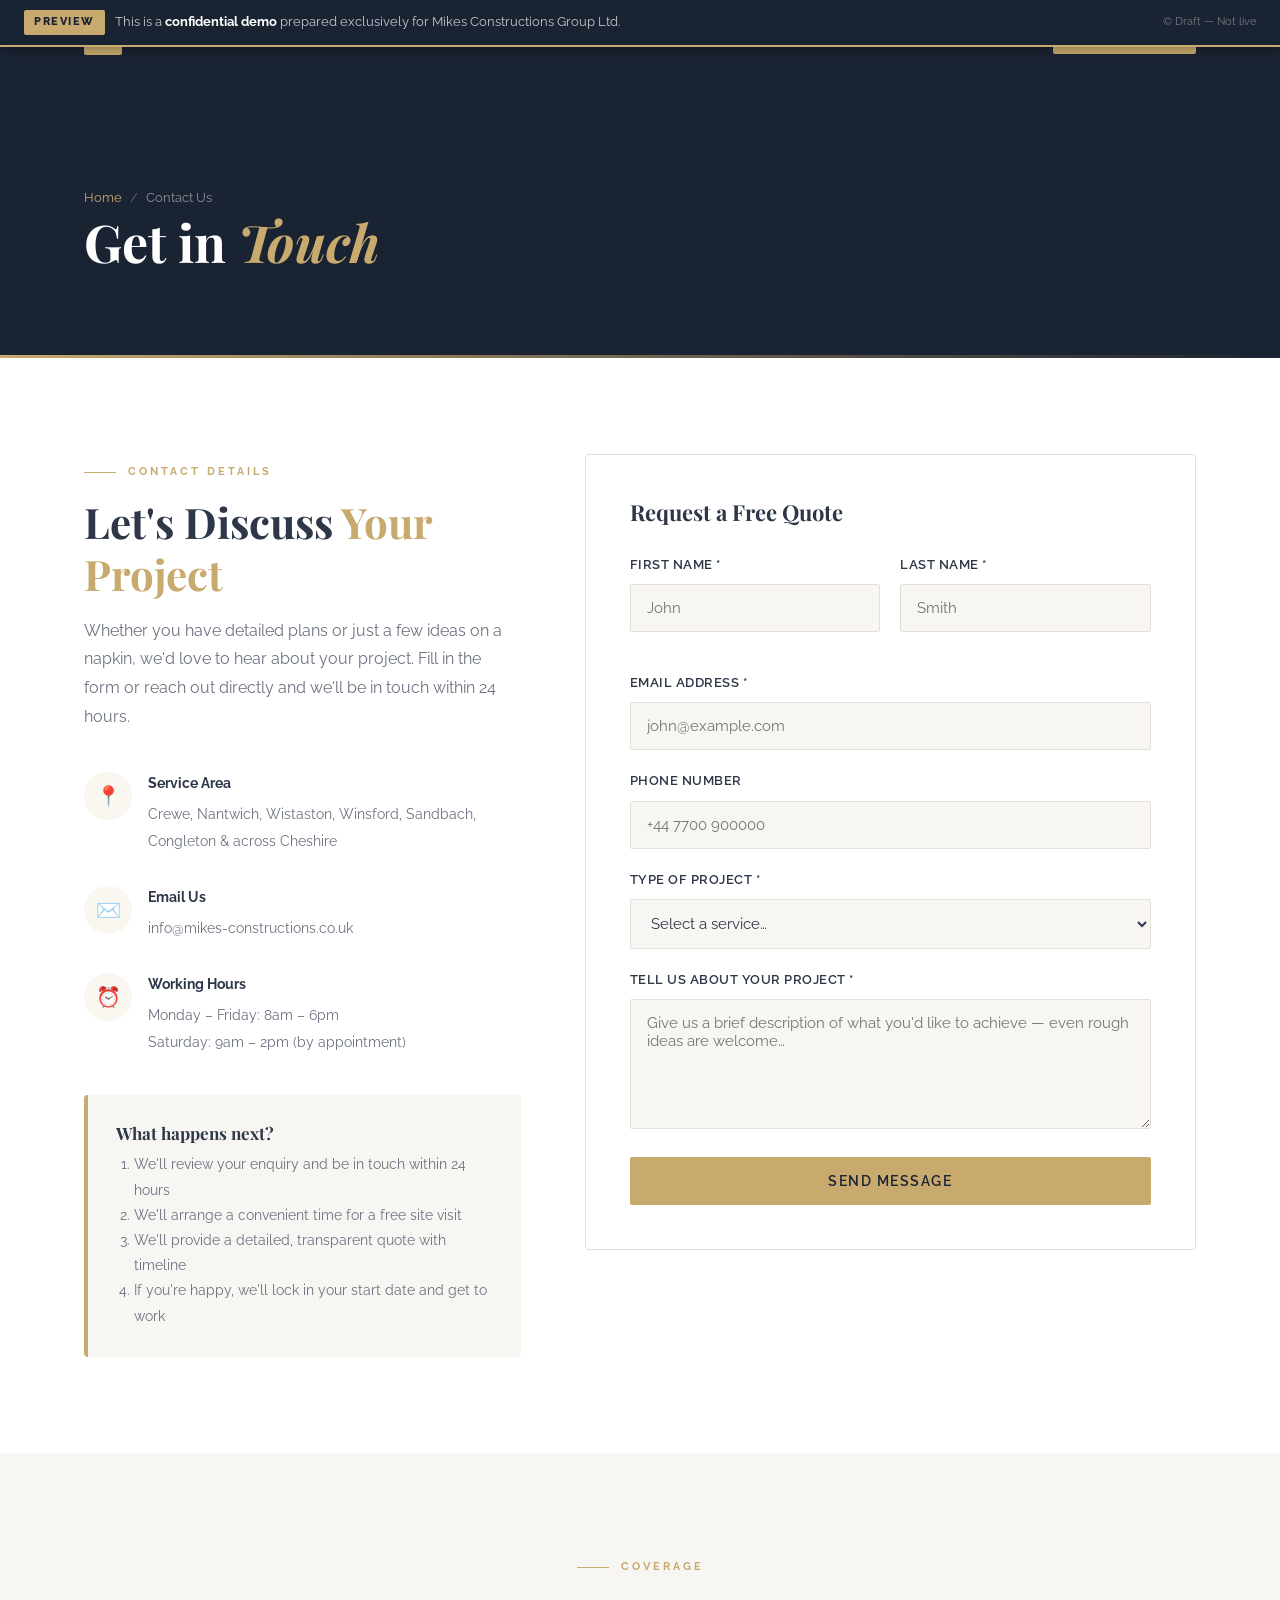
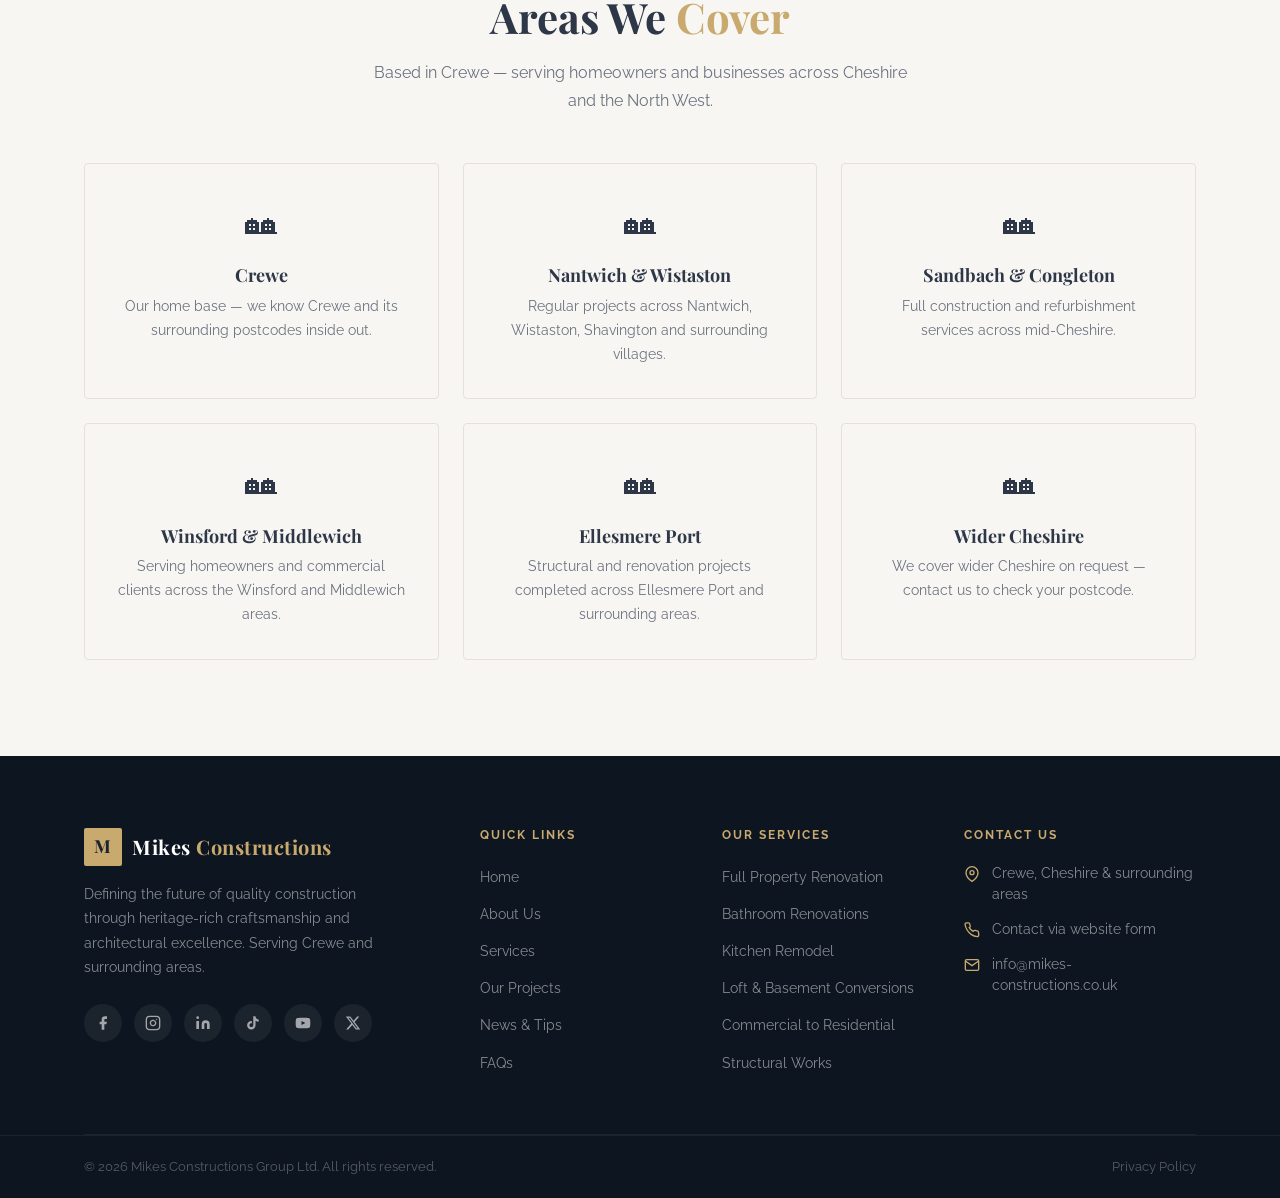
<file: contact.html>
<!DOCTYPE html>
<html lang="en">
<head>
  <meta charset="UTF-8" />
  <meta name="viewport" content="width=device-width, initial-scale=1.0" />
  <title>Contact Us | Mikes Constructions Group Ltd</title>
  <meta name="description" content="Get in touch with Mikes Constructions Group Ltd for a free, no-obligation quote. Based in Crewe, serving Cheshire and the North West." />
  <link rel="stylesheet" href="css/style.css" />
</head>
<body>
  <div id="nav-placeholder"></div>

  <section class="page-hero">
    <div class="container">
      <div class="breadcrumb"><a href="index.html">Home</a><span>/</span>Contact Us</div>
      <h1>Get in <em style="color:var(--accent)">Touch</em></h1>
    </div>
  </section>

  <section class="section">
    <div class="container">
      <div class="contact-grid">

        <!-- Info -->
        <div data-reveal>
          <div class="section-label">Contact Details</div>
          <h2 class="section-title" style="margin-bottom:16px">Let's Discuss <em>Your Project</em></h2>
          <p style="color:var(--grey);line-height:1.8;margin-bottom:40px">Whether you have detailed plans or just a few ideas on a napkin, we'd love to hear about your project. Fill in the form or reach out directly and we'll be in touch within 24 hours.</p>

          <div class="contact-info-item">
            <div class="contact-icon">📍</div>
            <div>
              <strong>Service Area</strong>
              <span>Crewe, Nantwich, Wistaston, Winsford, Sandbach,<br>Congleton &amp; across Cheshire</span>
            </div>
          </div>

          <div class="contact-info-item">
            <div class="contact-icon">✉️</div>
            <div>
              <strong>Email Us</strong>
              <span>info@mikes-constructions.co.uk</span>
            </div>
          </div>

          <div class="contact-info-item">
            <div class="contact-icon">⏰</div>
            <div>
              <strong>Working Hours</strong>
              <span>Monday – Friday: 8am – 6pm<br>Saturday: 9am – 2pm (by appointment)</span>
            </div>
          </div>

          <div style="margin-top:40px;padding:28px;background:var(--light);border-radius:4px;border-left:4px solid var(--accent)">
            <h3 style="font-size:17px;margin-bottom:8px">What happens next?</h3>
            <ol style="color:var(--grey);font-size:14px;line-height:1.8;padding-left:18px">
              <li>We'll review your enquiry and be in touch within 24 hours</li>
              <li>We'll arrange a convenient time for a free site visit</li>
              <li>We'll provide a detailed, transparent quote with timeline</li>
              <li>If you're happy, we'll lock in your start date and get to work</li>
            </ol>
          </div>
        </div>

        <!-- Form -->
        <div data-reveal data-reveal-delay="2">
          <div class="contact-form">
            <h3 style="font-size:22px;margin-bottom:28px">Request a Free Quote</h3>
            <form id="contact-form">
              <div class="form-row">
                <div class="form-group">
                  <label>First Name *</label>
                  <input type="text" placeholder="John" required />
                </div>
                <div class="form-group">
                  <label>Last Name *</label>
                  <input type="text" placeholder="Smith" required />
                </div>
              </div>
              <div class="form-group">
                <label>Email Address *</label>
                <input type="email" placeholder="john@example.com" required />
              </div>
              <div class="form-group">
                <label>Phone Number</label>
                <input type="tel" placeholder="+44 7700 900000" />
              </div>
              <div class="form-group">
                <label>Type of Project *</label>
                <select required>
                  <option value="">Select a service…</option>
                  <option>Full Property Renovation</option>
                  <option>Bathroom Renovation</option>
                  <option>Kitchen Remodel</option>
                  <option>Loft Conversion</option>
                  <option>Basement Conversion</option>
                  <option>Commercial to Residential Conversion</option>
                  <option>Structural Works</option>
                  <option>Other</option>
                </select>
              </div>
              <div class="form-group">
                <label>Tell Us About Your Project *</label>
                <textarea placeholder="Give us a brief description of what you'd like to achieve — even rough ideas are welcome…" required></textarea>
              </div>
              <button type="submit" class="btn btn-primary form-submit">Send Message</button>
              <div id="form-success" class="form-success">
                ✓ Thank you! We'll be in touch within 24 hours.
              </div>
            </form>
          </div>
        </div>

      </div>
    </div>
  </section>

  <!-- Locations covered -->
  <section class="section section-light">
    <div class="container">
      <div style="text-align:center;max-width:560px;margin:0 auto 48px" data-reveal>
        <div class="section-label" style="justify-content:center">Coverage</div>
        <h2 class="section-title">Areas We <em>Cover</em></h2>
        <p class="section-sub" style="margin:0 auto">Based in Crewe — serving homeowners and businesses across Cheshire and the North West.</p>
      </div>
      <div class="locations-grid">
        <div class="location-card" data-reveal data-reveal-delay="1">
          <div class="location-icon">🏘</div>
          <h3>Crewe</h3>
          <p>Our home base — we know Crewe and its surrounding postcodes inside out.</p>
        </div>
        <div class="location-card" data-reveal data-reveal-delay="2">
          <div class="location-icon">🏘</div>
          <h3>Nantwich &amp; Wistaston</h3>
          <p>Regular projects across Nantwich, Wistaston, Shavington and surrounding villages.</p>
        </div>
        <div class="location-card" data-reveal data-reveal-delay="3">
          <div class="location-icon">🏘</div>
          <h3>Sandbach &amp; Congleton</h3>
          <p>Full construction and refurbishment services across mid-Cheshire.</p>
        </div>
        <div class="location-card" data-reveal data-reveal-delay="1">
          <div class="location-icon">🏘</div>
          <h3>Winsford &amp; Middlewich</h3>
          <p>Serving homeowners and commercial clients across the Winsford and Middlewich areas.</p>
        </div>
        <div class="location-card" data-reveal data-reveal-delay="2">
          <div class="location-icon">🏘</div>
          <h3>Ellesmere Port</h3>
          <p>Structural and renovation projects completed across Ellesmere Port and surrounding areas.</p>
        </div>
        <div class="location-card" data-reveal data-reveal-delay="3">
          <div class="location-icon">🏘</div>
          <h3>Wider Cheshire</h3>
          <p>We cover wider Cheshire on request — contact us to check your postcode.</p>
        </div>
      </div>
    </div>
  </section>

  <div id="footer-placeholder"></div>
  <script src="js/nav.js"></script>
  <script src="js/main.js"></script>
</body>
</html>
</file>
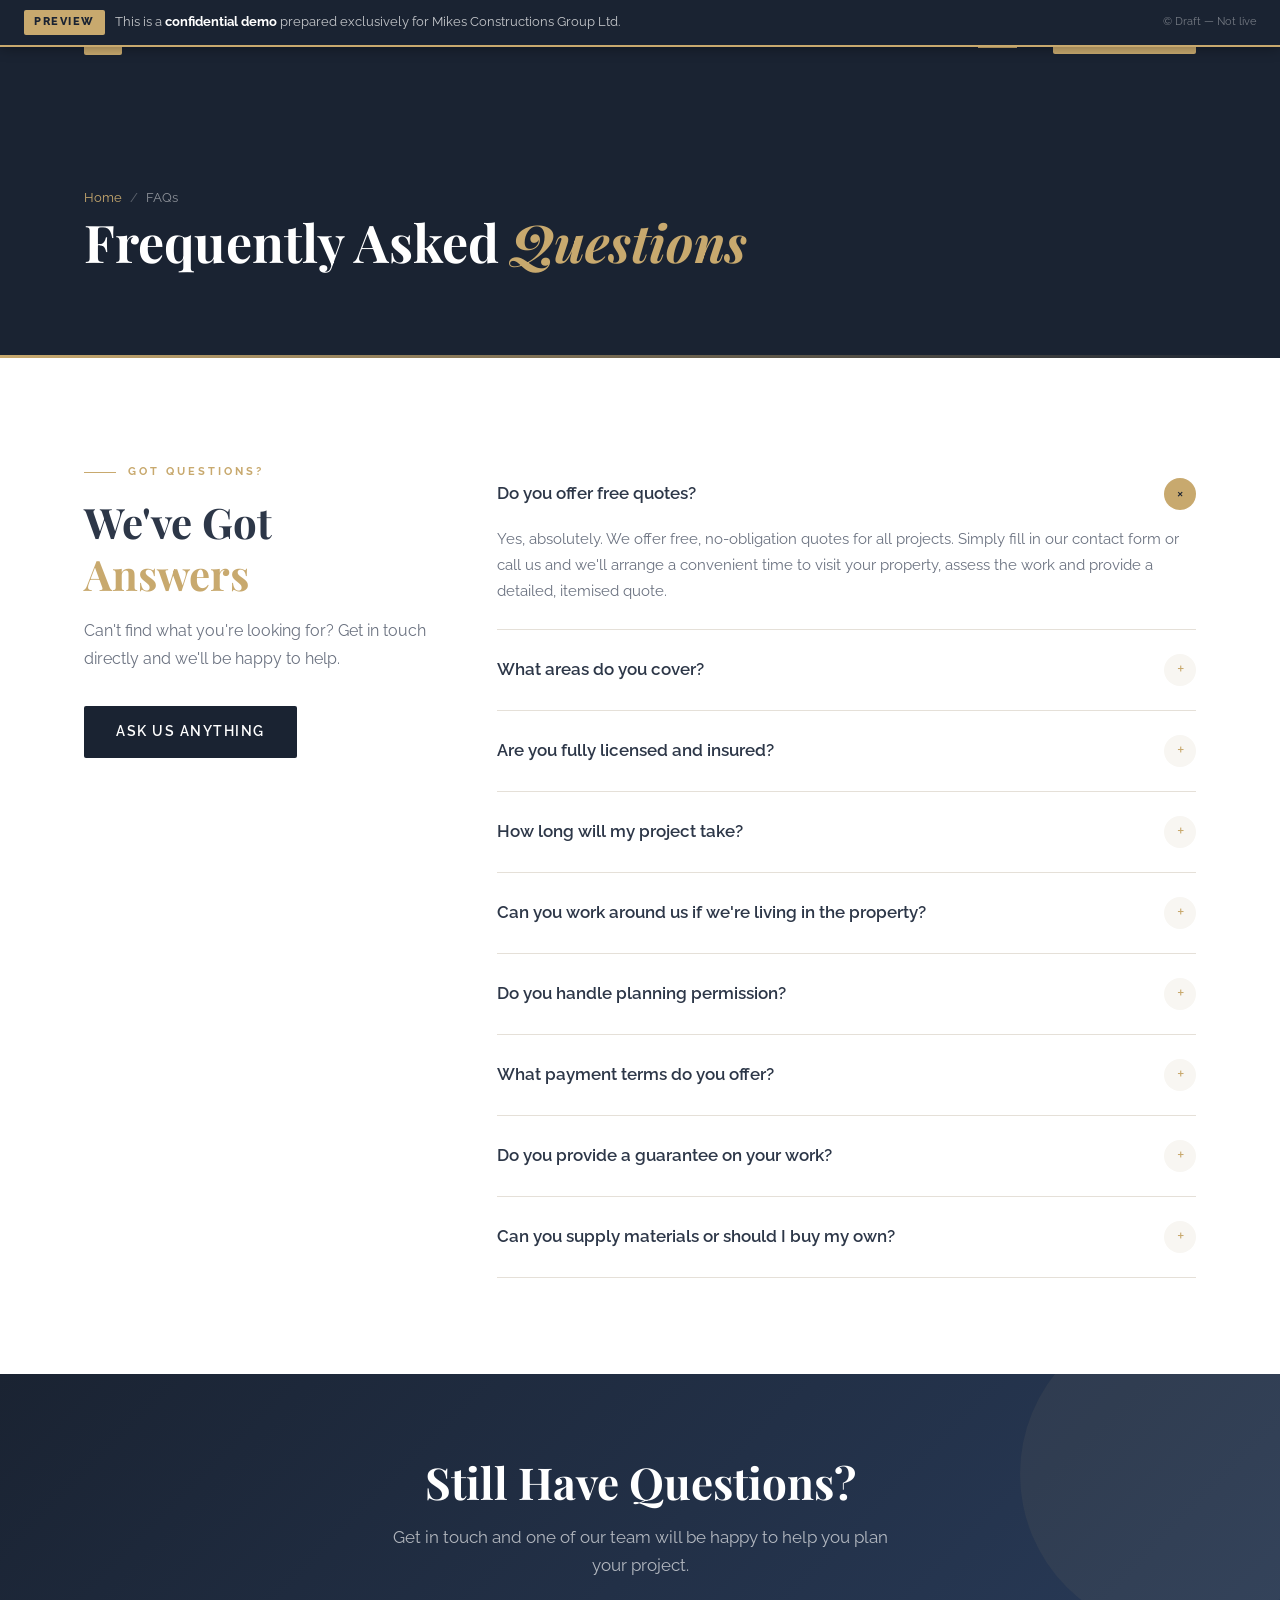
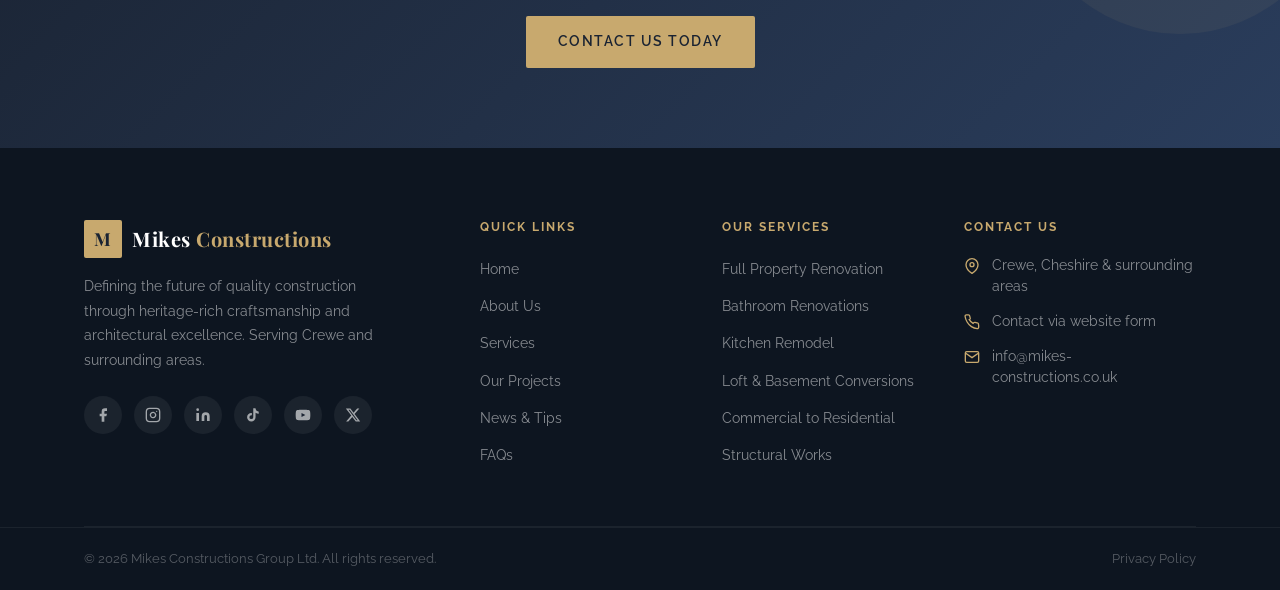
<file: faq.html>
<!DOCTYPE html>
<html lang="en">
<head>
  <meta charset="UTF-8" />
  <meta name="viewport" content="width=device-width, initial-scale=1.0" />
  <title>FAQs | Mikes Constructions Group Ltd</title>
  <meta name="description" content="Frequently asked questions about Mikes Constructions — quotes, timelines, services, licensing, and more." />
  <link rel="stylesheet" href="css/style.css" />
</head>
<body>
  <div id="nav-placeholder"></div>

  <section class="page-hero">
    <div class="container">
      <div class="breadcrumb"><a href="index.html">Home</a><span>/</span>FAQs</div>
      <h1>Frequently Asked <em style="color:var(--accent)">Questions</em></h1>
    </div>
  </section>

  <section class="section">
    <div class="container">
      <div style="display:grid;grid-template-columns:1fr 2fr;gap:64px;align-items:start">
        <div data-reveal>
          <div class="section-label">Got Questions?</div>
          <h2 class="section-title">We've Got <em>Answers</em></h2>
          <p style="color:var(--grey);line-height:1.8;margin-bottom:32px">Can't find what you're looking for? Get in touch directly and we'll be happy to help.</p>
          <a href="contact.html" class="btn btn-dark">Ask Us Anything</a>
        </div>
        <div class="faq-list" data-reveal data-reveal-delay="2">

          <div class="faq-item open">
            <div class="faq-question">
              <h3>Do you offer free quotes?</h3>
              <div class="faq-toggle">+</div>
            </div>
            <div class="faq-answer">
              <p>Yes, absolutely. We offer free, no-obligation quotes for all projects. Simply fill in our contact form or call us and we'll arrange a convenient time to visit your property, assess the work and provide a detailed, itemised quote.</p>
            </div>
          </div>

          <div class="faq-item">
            <div class="faq-question">
              <h3>What areas do you cover?</h3>
              <div class="faq-toggle">+</div>
            </div>
            <div class="faq-answer">
              <p>We are based in Crewe, Cheshire and serve the surrounding areas including Nantwich, Wistaston, Winsford, Sandbach, Congleton, and across Cheshire and the North West. Please get in touch if you're unsure whether we cover your area.</p>
            </div>
          </div>

          <div class="faq-item">
            <div class="faq-question">
              <h3>Are you fully licensed and insured?</h3>
              <div class="faq-toggle">+</div>
            </div>
            <div class="faq-answer">
              <p>Yes. Mikes Constructions Group Ltd is fully licensed, accredited by leading industry bodies, and carries full public liability insurance. You can have complete peace of mind that all work is carried out professionally and safely.</p>
            </div>
          </div>

          <div class="faq-item">
            <div class="faq-question">
              <h3>How long will my project take?</h3>
              <div class="faq-toggle">+</div>
            </div>
            <div class="faq-answer">
              <p>Timelines vary depending on the scope of work. A bathroom renovation typically takes 1–2 weeks, a kitchen remodel 2–3 weeks, and a full property renovation can take several months. We provide a clear timeline with every quote and keep you updated throughout the project.</p>
            </div>
          </div>

          <div class="faq-item">
            <div class="faq-question">
              <h3>Can you work around us if we're living in the property?</h3>
              <div class="faq-toggle">+</div>
            </div>
            <div class="faq-answer">
              <p>Absolutely. We are experienced in working around homeowners who are living on site. We respect your home, clean up each day, and minimise disruption as much as possible. We'll agree a working schedule with you that suits your routine.</p>
            </div>
          </div>

          <div class="faq-item">
            <div class="faq-question">
              <h3>Do you handle planning permission?</h3>
              <div class="faq-toggle">+</div>
            </div>
            <div class="faq-answer">
              <p>We can advise you on whether your project requires planning permission and assist with the process. For most bathroom and kitchen renovations, planning permission is not required. For extensions, loft conversions and structural changes, we will guide you through the requirements.</p>
            </div>
          </div>

          <div class="faq-item">
            <div class="faq-question">
              <h3>What payment terms do you offer?</h3>
              <div class="faq-toggle">+</div>
            </div>
            <div class="faq-answer">
              <p>We typically require a deposit to secure your start date, with staged payments throughout the project based on milestones. The full payment schedule is detailed in your written quote before any work begins. We never ask for full payment upfront.</p>
            </div>
          </div>

          <div class="faq-item">
            <div class="faq-question">
              <h3>Do you provide a guarantee on your work?</h3>
              <div class="faq-toggle">+</div>
            </div>
            <div class="faq-answer">
              <p>Yes. We stand behind the quality of our workmanship. We provide a written guarantee on our labour and work closely with you to ensure you're completely satisfied before the project is signed off. We also only use quality materials from trusted suppliers.</p>
            </div>
          </div>

          <div class="faq-item">
            <div class="faq-question">
              <h3>Can you supply materials or should I buy my own?</h3>
              <div class="faq-toggle">+</div>
            </div>
            <div class="faq-answer">
              <p>We can do both. We can source and supply all materials — often at trade prices — or we can work with materials you've already purchased. We'll discuss the best approach during the quoting stage based on your project and preferences.</p>
            </div>
          </div>

        </div>
      </div>
    </div>
  </section>

  <section class="cta-banner" data-reveal>
    <div class="container">
      <h2>Still Have Questions?</h2>
      <p>Get in touch and one of our team will be happy to help you plan your project.</p>
      <div class="cta-actions">
        <a href="contact.html" class="btn btn-primary">Contact Us Today</a>
      </div>
    </div>
  </section>

  <div id="footer-placeholder"></div>
  <script src="js/nav.js"></script>
  <script src="js/main.js"></script>
</body>
</html>
</file>
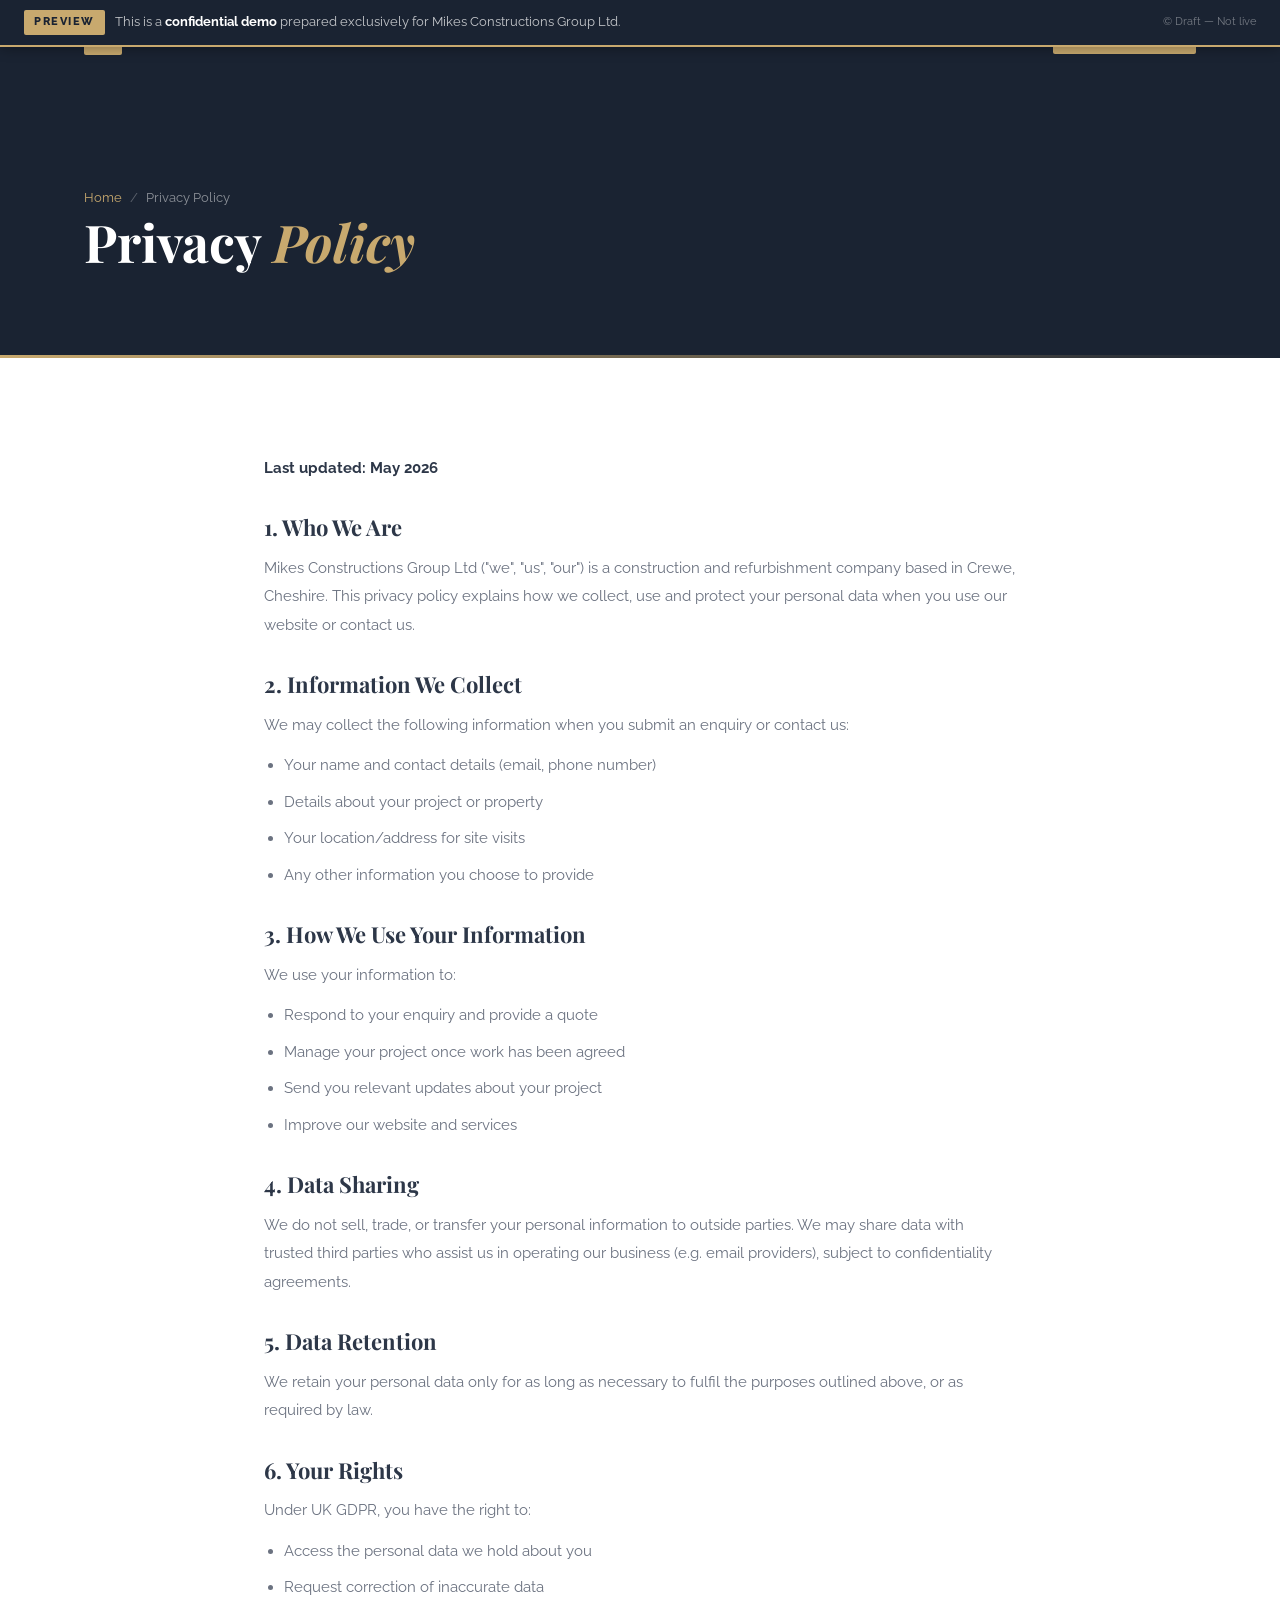
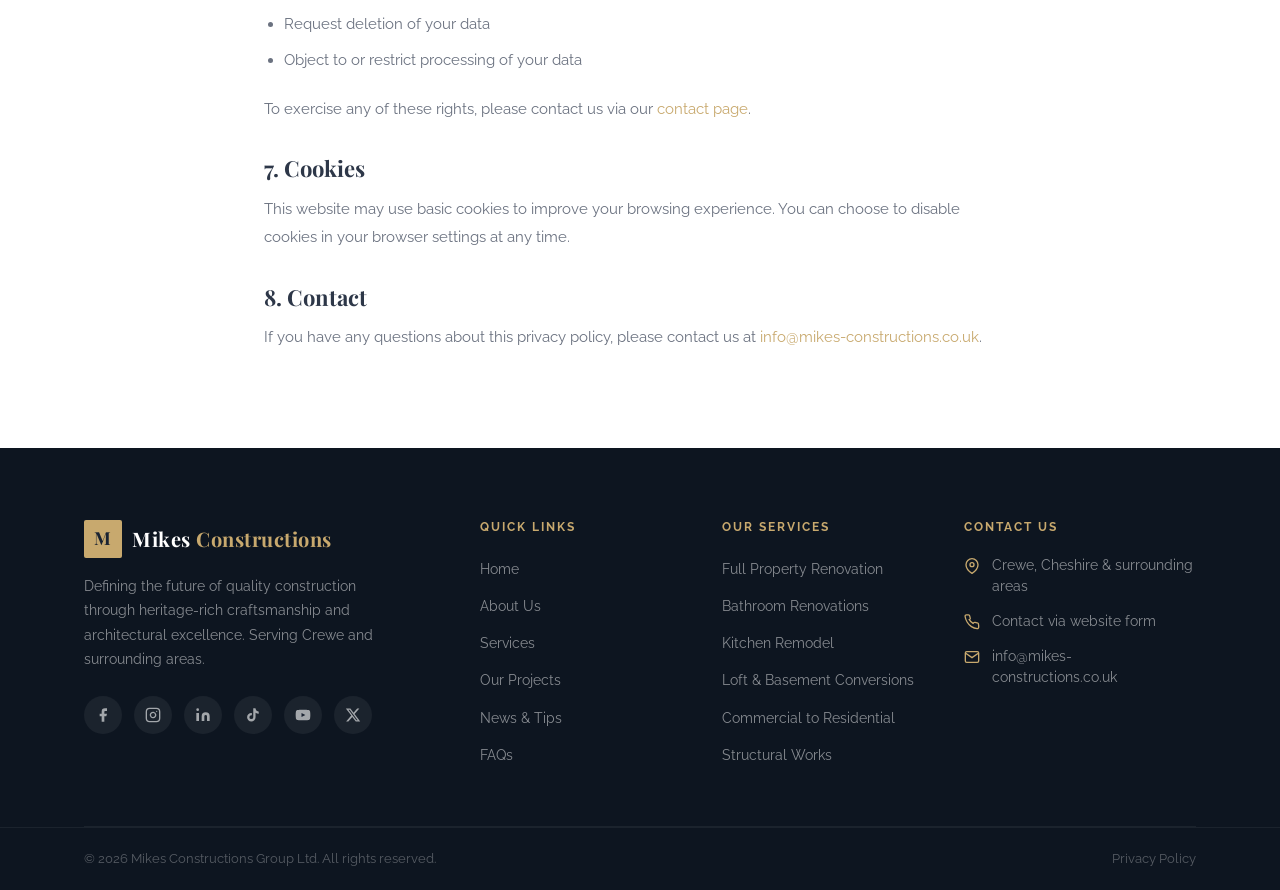
<file: privacy.html>
<!DOCTYPE html>
<html lang="en">
<head>
  <meta charset="UTF-8" />
  <meta name="viewport" content="width=device-width, initial-scale=1.0" />
  <title>Privacy Policy | Mikes Constructions Group Ltd</title>
  <meta name="description" content="Privacy policy for Mikes Constructions Group Ltd." />
  <link rel="stylesheet" href="css/style.css" />
</head>
<body>
  <div id="nav-placeholder"></div>

  <section class="page-hero">
    <div class="container">
      <div class="breadcrumb"><a href="index.html">Home</a><span>/</span>Privacy Policy</div>
      <h1>Privacy <em style="color:var(--accent)">Policy</em></h1>
    </div>
  </section>

  <section class="section">
    <div class="container" style="max-width:800px;margin:0 auto">
      <div data-reveal style="color:var(--grey);line-height:1.9;font-size:15px">
        <p style="margin-bottom:24px"><strong style="color:var(--text)">Last updated: May 2026</strong></p>

        <h2 style="font-size:22px;color:var(--text);margin:32px 0 12px">1. Who We Are</h2>
        <p style="margin-bottom:20px">Mikes Constructions Group Ltd ("we", "us", "our") is a construction and refurbishment company based in Crewe, Cheshire. This privacy policy explains how we collect, use and protect your personal data when you use our website or contact us.</p>

        <h2 style="font-size:22px;color:var(--text);margin:32px 0 12px">2. Information We Collect</h2>
        <p style="margin-bottom:12px">We may collect the following information when you submit an enquiry or contact us:</p>
        <ul style="padding-left:20px;margin-bottom:20px">
          <li style="margin-bottom:8px">Your name and contact details (email, phone number)</li>
          <li style="margin-bottom:8px">Details about your project or property</li>
          <li style="margin-bottom:8px">Your location/address for site visits</li>
          <li style="margin-bottom:8px">Any other information you choose to provide</li>
        </ul>

        <h2 style="font-size:22px;color:var(--text);margin:32px 0 12px">3. How We Use Your Information</h2>
        <p style="margin-bottom:12px">We use your information to:</p>
        <ul style="padding-left:20px;margin-bottom:20px">
          <li style="margin-bottom:8px">Respond to your enquiry and provide a quote</li>
          <li style="margin-bottom:8px">Manage your project once work has been agreed</li>
          <li style="margin-bottom:8px">Send you relevant updates about your project</li>
          <li style="margin-bottom:8px">Improve our website and services</li>
        </ul>

        <h2 style="font-size:22px;color:var(--text);margin:32px 0 12px">4. Data Sharing</h2>
        <p style="margin-bottom:20px">We do not sell, trade, or transfer your personal information to outside parties. We may share data with trusted third parties who assist us in operating our business (e.g. email providers), subject to confidentiality agreements.</p>

        <h2 style="font-size:22px;color:var(--text);margin:32px 0 12px">5. Data Retention</h2>
        <p style="margin-bottom:20px">We retain your personal data only for as long as necessary to fulfil the purposes outlined above, or as required by law.</p>

        <h2 style="font-size:22px;color:var(--text);margin:32px 0 12px">6. Your Rights</h2>
        <p style="margin-bottom:12px">Under UK GDPR, you have the right to:</p>
        <ul style="padding-left:20px;margin-bottom:20px">
          <li style="margin-bottom:8px">Access the personal data we hold about you</li>
          <li style="margin-bottom:8px">Request correction of inaccurate data</li>
          <li style="margin-bottom:8px">Request deletion of your data</li>
          <li style="margin-bottom:8px">Object to or restrict processing of your data</li>
        </ul>
        <p style="margin-bottom:20px">To exercise any of these rights, please contact us via our <a href="contact.html" style="color:var(--accent)">contact page</a>.</p>

        <h2 style="font-size:22px;color:var(--text);margin:32px 0 12px">7. Cookies</h2>
        <p style="margin-bottom:20px">This website may use basic cookies to improve your browsing experience. You can choose to disable cookies in your browser settings at any time.</p>

        <h2 style="font-size:22px;color:var(--text);margin:32px 0 12px">8. Contact</h2>
        <p>If you have any questions about this privacy policy, please contact us at <a href="mailto:info@mikes-constructions.co.uk" style="color:var(--accent)">info@mikes-constructions.co.uk</a>.</p>
      </div>
    </div>
  </section>

  <div id="footer-placeholder"></div>
  <script src="js/nav.js"></script>
  <script src="js/main.js"></script>
</body>
</html>
</file>
<file: css/style.css>
/* =============================================
   MIKES CONSTRUCTIONS GROUP LTD
   Main Stylesheet
   ============================================= */

@import url('https://fonts.googleapis.com/css2?family=Playfair+Display:wght@400;600;700&family=Raleway:wght@300;400;500;600&display=swap');

:root {
  --primary: #1a2332;
  --accent: #c8a96e;
  --accent-dark: #a8893e;
  --white: #ffffff;
  --light: #f8f6f2;
  --grey: #6b7280;
  --border: #e5e0d8;
  --text: #2d3748;
  --hero-overlay: rgba(15, 23, 36, 0.62);
}

*, *::before, *::after { box-sizing: border-box; margin: 0; padding: 0; }

html { scroll-behavior: smooth; }

body {
  font-family: 'Raleway', sans-serif;
  color: var(--text);
  background: var(--white);
  font-size: 16px;
  line-height: 1.7;
}

h1, h2, h3, h4 {
  font-family: 'Playfair Display', serif;
  line-height: 1.25;
}

img { max-width: 100%; height: auto; display: block; }

a { text-decoration: none; color: inherit; }

.container {
  max-width: 1160px;
  margin: 0 auto;
  padding: 0 24px;
}

/* ── BUTTONS ── */
.btn {
  display: inline-block;
  padding: 14px 32px;
  font-family: 'Raleway', sans-serif;
  font-weight: 600;
  font-size: 14px;
  letter-spacing: 1.5px;
  text-transform: uppercase;
  border-radius: 2px;
  transition: all 0.3s ease;
  cursor: pointer;
  border: none;
}

.btn-primary {
  background: var(--accent);
  color: var(--primary);
}
.btn-primary:hover { background: var(--accent-dark); transform: translateY(-1px); }

.btn-outline {
  background: transparent;
  color: var(--white);
  border: 2px solid var(--accent);
}
.btn-outline:hover { background: var(--accent); color: var(--primary); }

.btn-dark {
  background: var(--primary);
  color: var(--white);
}
.btn-dark:hover { background: #2a3a52; transform: translateY(-1px); }

/* ── NAVBAR ── */
.navbar {
  position: fixed;
  top: 0; left: 0; right: 0;
  z-index: 1000;
  background: transparent;
  transition: background 0.4s ease, box-shadow 0.4s ease;
  padding: 0;
}
.navbar.scrolled {
  background: var(--primary);
  box-shadow: 0 2px 20px rgba(0,0,0,0.25);
}
.navbar.page-nav {
  background: var(--primary);
}

.nav-inner {
  display: flex;
  align-items: center;
  justify-content: space-between;
  height: 72px;
}

.nav-logo {
  font-family: 'Playfair Display', serif;
  font-size: 20px;
  font-weight: 700;
  color: var(--white);
  letter-spacing: 0.5px;
  display: flex;
  align-items: center;
  gap: 10px;
}
.nav-logo span { color: var(--accent); }
.logo-mark {
  width: 38px; height: 38px;
  background: var(--accent);
  border-radius: 2px;
  display: flex; align-items: center; justify-content: center;
  font-size: 18px; font-weight: 700; color: var(--primary);
}

.nav-links {
  display: flex;
  align-items: center;
  gap: 36px;
  list-style: none;
}
.nav-links a {
  color: rgba(255,255,255,0.85);
  font-size: 13px;
  font-weight: 600;
  letter-spacing: 1.2px;
  text-transform: uppercase;
  transition: color 0.2s;
  position: relative;
}
.nav-links a::after {
  content: '';
  position: absolute;
  bottom: -4px; left: 0;
  width: 0; height: 2px;
  background: var(--accent);
  transition: width 0.3s;
}
.nav-links a:hover, .nav-links a.active { color: var(--accent); }
.nav-links a:hover::after, .nav-links a.active::after { width: 100%; }

.nav-cta {
  background: var(--accent);
  color: var(--primary) !important;
  padding: 10px 22px;
  border-radius: 2px;
  font-weight: 700 !important;
}
.nav-cta:hover { background: var(--accent-dark) !important; }
.nav-cta::after { display: none !important; }

.hamburger {
  display: none;
  flex-direction: column;
  gap: 5px;
  cursor: pointer;
  padding: 4px;
}
.hamburger span {
  display: block; width: 26px; height: 2px;
  background: var(--white);
  transition: all 0.3s;
}

/* ── HERO ── */
.hero {
  position: relative;
  height: 100vh;
  min-height: 600px;
  display: flex; align-items: center;
  overflow: hidden;
}
.hero-bg {
  position: absolute; inset: 0;
  background: linear-gradient(135deg, #1a2332 0%, #2d4a6e 100%);
}
.hero-bg img {
  width: 100%; height: 100%;
  object-fit: cover;
  opacity: 0.35;
}
.hero-overlay {
  position: absolute; inset: 0;
  background: linear-gradient(to right, rgba(15,23,36,0.85) 50%, rgba(15,23,36,0.4));
}
.hero-content {
  position: relative; z-index: 1;
  max-width: 640px;
}
.hero-eyebrow {
  display: inline-flex; align-items: center; gap: 12px;
  color: var(--accent);
  font-size: 12px; font-weight: 700; letter-spacing: 3px; text-transform: uppercase;
  margin-bottom: 20px;
}
.hero-eyebrow::before {
  content: ''; width: 40px; height: 1px; background: var(--accent);
}
.hero h1 {
  font-size: clamp(40px, 6vw, 68px);
  color: var(--white);
  margin-bottom: 20px;
  font-weight: 700;
}
.hero h1 em { color: var(--accent); font-style: normal; }
.hero p {
  color: rgba(255,255,255,0.78);
  font-size: 18px; font-weight: 300;
  margin-bottom: 36px;
  max-width: 480px;
}
.hero-actions { display: flex; gap: 16px; flex-wrap: wrap; }

/* ── HERO BADGES — DESKTOP ── */
.hero-badges {
  position: absolute;
  bottom: 0; left: 0; right: 0;
  z-index: 5;
  background: rgba(10, 17, 28, 0.90);
  backdrop-filter: blur(8px);
  border-top: 1px solid rgba(200,169,110,0.2);
}
.hero-badges-inner {
  max-width: 1160px;
  margin: 0 auto;
  padding: 0 24px;
  display: flex;
  align-items: stretch;
  height: 88px;
}
.badge-item {
  display: flex;
  align-items: center;
  gap: 16px;
  flex: 1;
  padding: 0 28px;
  cursor: default;
  transition: background 0.3s;
}
.badge-item:hover {
  background: rgba(200,169,110,0.05);
}
.badge-divider {
  width: 1px;
  background: rgba(255,255,255,0.07);
  margin: 18px 0;
  flex-shrink: 0;
}
.badge-icon {
  width: 44px; height: 44px;
  flex-shrink: 0;
  background: rgba(200,169,110,0.12);
  border: 1px solid rgba(200,169,110,0.25);
  border-radius: 50%;
  display: flex; align-items: center; justify-content: center;
  font-size: 18px;
  color: var(--accent);
  transition: background 0.3s, border-color 0.3s;
}
.badge-item:hover .badge-icon {
  background: rgba(200,169,110,0.22);
  border-color: var(--accent);
}
.badge-text { display: flex; flex-direction: column; gap: 2px; }
.badge-text strong {
  display: block;
  color: var(--white);
  font-size: 14px;
  font-weight: 600;
  line-height: 1.2;
}
.badge-text span {
  display: block;
  color: rgba(255,255,255,0.45);
  font-size: 12px;
  line-height: 1.2;
}
/* hide mobile-only elements on desktop */
.badge-label { display: none; }

/* ── SECTION BASICS ── */
.section { padding: 96px 0; }
.section-sm { padding: 64px 0; }
.section-dark { background: var(--primary); color: var(--white); }
.section-light { background: var(--light); }

.section-label {
  display: inline-flex; align-items: center; gap: 12px;
  color: var(--accent); font-size: 11px; font-weight: 700;
  letter-spacing: 3px; text-transform: uppercase;
  margin-bottom: 14px;
}
.section-label::before { content: ''; width: 32px; height: 1px; background: var(--accent); }

.section-title {
  font-size: clamp(28px, 4vw, 42px);
  margin-bottom: 16px;
  color: inherit;
}
.section-title em { color: var(--accent); font-style: normal; }

.section-sub {
  color: var(--grey); max-width: 560px;
  font-size: 16px; line-height: 1.75;
  margin-bottom: 48px;
}
.section-dark .section-sub { color: rgba(255,255,255,0.6); }

/* ── TRUST STATS ── */
.stats-grid {
  display: grid;
  grid-template-columns: repeat(4, 1fr);
  gap: 2px;
  background: var(--border);
  border: 1px solid var(--border);
  border-radius: 4px;
  overflow: hidden;
}
.stat-card {
  background: var(--white);
  padding: 40px 28px;
  text-align: center;
}
.stat-number {
  font-family: 'Playfair Display', serif;
  font-size: 48px; font-weight: 700;
  color: var(--primary);
  line-height: 1;
  margin-bottom: 8px;
}
.stat-number span { color: var(--accent); }
.stat-label { color: var(--grey); font-size: 13px; font-weight: 500; letter-spacing: 0.5px; }

/* ── ABOUT ── */
.about-grid {
  display: grid;
  grid-template-columns: 1fr 1fr;
  gap: 80px;
  align-items: center;
}
.about-images {
  position: relative;
  height: 520px;
}
.about-img-main {
  position: absolute;
  top: 0; left: 0;
  width: 75%; height: 85%;
  object-fit: cover;
  border-radius: 4px;
}
.about-img-accent {
  position: absolute;
  bottom: 0; right: 0;
  width: 52%; height: 52%;
  object-fit: cover;
  border-radius: 4px;
  border: 6px solid var(--white);
}
.about-experience {
  position: absolute;
  bottom: 48px; left: 0;
  background: var(--accent);
  color: var(--primary);
  padding: 20px 24px;
  border-radius: 4px;
  text-align: center;
}
.about-experience strong { display: block; font-size: 36px; font-family: 'Playfair Display', serif; font-weight: 700; line-height: 1; }
.about-experience span { font-size: 12px; font-weight: 600; letter-spacing: 1px; text-transform: uppercase; }

.about-list { list-style: none; margin: 28px 0 36px; }
.about-list li {
  display: flex; align-items: flex-start; gap: 14px;
  padding: 10px 0;
  border-bottom: 1px solid var(--border);
  font-size: 15px;
}
.about-list li:last-child { border-bottom: none; }
.about-list li::before {
  content: '✓';
  color: var(--accent); font-weight: 700;
  flex-shrink: 0; margin-top: 2px;
}

/* ── SERVICES ── */
.services-grid {
  display: grid;
  grid-template-columns: repeat(3, 1fr);
  gap: 24px;
}
.service-card {
  background: var(--white);
  border: 1px solid var(--border);
  border-radius: 4px;
  overflow: hidden;
  transition: transform 0.3s, box-shadow 0.3s;
}
.service-card:hover { transform: translateY(-6px); box-shadow: 0 16px 48px rgba(0,0,0,0.12); }
.service-img {
  height: 220px; overflow: hidden;
}
.service-img img { width: 100%; height: 100%; object-fit: cover; transition: transform 0.5s; }
.service-card:hover .service-img img { transform: scale(1.05); }
.service-body { padding: 28px; }
.service-icon {
  width: 44px; height: 44px;
  background: rgba(200,169,110,0.1);
  border-radius: 50%;
  display: flex; align-items: center; justify-content: center;
  color: var(--accent); font-size: 20px;
  margin-bottom: 16px;
}
.service-body h3 { font-size: 19px; margin-bottom: 10px; }
.service-body p { color: var(--grey); font-size: 14px; line-height: 1.7; margin-bottom: 18px; }
.service-link {
  display: inline-flex; align-items: center; gap: 8px;
  color: var(--accent); font-size: 13px; font-weight: 700;
  letter-spacing: 0.5px; text-transform: uppercase;
  transition: gap 0.2s;
}
.service-link:hover { gap: 14px; }

/* ── WHY CHOOSE ── */
.why-grid {
  display: grid;
  grid-template-columns: repeat(2, 1fr);
  gap: 32px;
}
.why-card {
  display: flex; gap: 20px;
  padding: 32px;
  background: rgba(255,255,255,0.04);
  border: 1px solid rgba(255,255,255,0.08);
  border-radius: 4px;
  transition: border-color 0.3s, background 0.3s;
}
.why-card:hover {
  border-color: rgba(200,169,110,0.4);
  background: rgba(200,169,110,0.05);
}
.why-num {
  font-family: 'Playfair Display', serif;
  font-size: 48px; font-weight: 700;
  color: rgba(200,169,110,0.2);
  line-height: 1; flex-shrink: 0;
}
.why-card h3 { font-size: 18px; color: var(--white); margin-bottom: 8px; }
.why-card p { color: rgba(255,255,255,0.6); font-size: 14px; }

/* ── PROJECTS ── */
.projects-grid {
  display: grid;
  grid-template-columns: repeat(3, 1fr);
  gap: 20px;
}
.project-card {
  position: relative; overflow: hidden;
  border-radius: 4px;
  height: 320px;
  cursor: pointer;
}
.project-card.featured {
  grid-column: span 2;
  height: 420px;
}
.project-card img {
  width: 100%; height: 100%;
  object-fit: cover;
  transition: transform 0.5s ease;
}
.project-card:hover img { transform: scale(1.06); }
.project-overlay {
  position: absolute; inset: 0;
  background: linear-gradient(to top, rgba(15,23,36,0.9) 0%, transparent 55%);
  display: flex; flex-direction: column; justify-content: flex-end;
  padding: 28px;
  opacity: 0.9;
  transition: opacity 0.3s;
}
.project-card:hover .project-overlay { opacity: 1; }
.project-tag {
  display: inline-block;
  background: var(--accent);
  color: var(--primary);
  font-size: 10px; font-weight: 700;
  letter-spacing: 2px; text-transform: uppercase;
  padding: 4px 10px; border-radius: 2px;
  margin-bottom: 10px;
  width: fit-content;
}
.project-overlay h3 { color: var(--white); font-size: 20px; margin-bottom: 4px; }
.project-overlay p { color: rgba(255,255,255,0.65); font-size: 13px; }

/* ── REVIEWS ── */
.reviews-grid {
  display: grid;
  grid-template-columns: repeat(3, 1fr);
  gap: 24px;
}
.review-card {
  background: var(--white);
  border: 1px solid var(--border);
  border-radius: 4px;
  padding: 32px;
  position: relative;
}
.review-card::before {
  content: '"';
  position: absolute;
  top: 16px; right: 24px;
  font-family: 'Playfair Display', serif;
  font-size: 72px; line-height: 1;
  color: rgba(200,169,110,0.15);
}
.stars { color: var(--accent); font-size: 15px; margin-bottom: 14px; }
.review-text { color: var(--grey); font-size: 14px; line-height: 1.75; margin-bottom: 20px; }
.review-author { display: flex; align-items: center; gap: 12px; }
.author-avatar {
  width: 42px; height: 42px; border-radius: 50%;
  background: var(--primary);
  display: flex; align-items: center; justify-content: center;
  color: var(--accent); font-weight: 700; font-size: 16px;
  flex-shrink: 0;
}
.author-name { font-weight: 600; font-size: 14px; }
.author-location { color: var(--grey); font-size: 12px; }

/* ── PROCESS ── */
.process-steps {
  display: grid;
  grid-template-columns: repeat(4, 1fr);
  gap: 0;
  position: relative;
}
.process-steps::before {
  content: '';
  position: absolute;
  top: 32px; left: 12.5%; right: 12.5%;
  height: 1px;
  background: var(--border);
}
.process-step { text-align: center; padding: 0 20px; }
.step-circle {
  width: 64px; height: 64px;
  border-radius: 50%;
  background: var(--white);
  border: 2px solid var(--accent);
  display: flex; align-items: center; justify-content: center;
  margin: 0 auto 24px;
  font-family: 'Playfair Display', serif;
  font-size: 22px; font-weight: 700;
  color: var(--accent);
  position: relative; z-index: 1;
}
.process-step h3 { font-size: 17px; margin-bottom: 8px; }
.process-step p { color: var(--grey); font-size: 13px; }

/* ── FAQ ── */
.faq-list { max-width: 760px; margin: 0 auto; }
.faq-item {
  border-bottom: 1px solid var(--border);
  padding: 24px 0;
}
.faq-question {
  display: flex; justify-content: space-between; align-items: center;
  cursor: pointer; gap: 20px;
}
.faq-question h3 { font-size: 17px; font-family: 'Raleway', sans-serif; font-weight: 600; }
.faq-toggle {
  width: 32px; height: 32px; flex-shrink: 0;
  border-radius: 50%;
  background: var(--light);
  display: flex; align-items: center; justify-content: center;
  font-size: 18px; color: var(--accent);
  transition: background 0.2s, transform 0.3s;
}
.faq-item.open .faq-toggle { transform: rotate(45deg); background: var(--accent); color: var(--primary); }
.faq-answer {
  max-height: 0; overflow: hidden;
  transition: max-height 0.4s ease, padding 0.3s;
}
.faq-item.open .faq-answer { max-height: 300px; padding-top: 16px; }
.faq-answer p { color: var(--grey); font-size: 15px; line-height: 1.75; }

/* ── CTA BANNER ── */
.cta-banner {
  background: linear-gradient(135deg, var(--primary) 0%, #2a3d5c 100%);
  padding: 80px 0;
  text-align: center;
  position: relative; overflow: hidden;
}
.cta-banner::before {
  content: '';
  position: absolute;
  top: -60px; right: -60px;
  width: 320px; height: 320px;
  border-radius: 50%;
  background: rgba(200,169,110,0.07);
}
.cta-banner h2 { color: var(--white); font-size: clamp(28px,4vw,44px); margin-bottom: 14px; }
.cta-banner p { color: rgba(255,255,255,0.65); font-size: 17px; margin-bottom: 36px; max-width: 520px; margin-left: auto; margin-right: auto; }
.cta-actions { display: flex; justify-content: center; gap: 16px; flex-wrap: wrap; }

/* ── CONTACT ── */
.contact-grid {
  display: grid;
  grid-template-columns: 1fr 1.4fr;
  gap: 64px;
  align-items: start;
}
.contact-info-item {
  display: flex; gap: 16px;
  margin-bottom: 32px;
}
.contact-icon {
  width: 48px; height: 48px; flex-shrink: 0;
  background: rgba(200,169,110,0.1);
  border-radius: 50%;
  display: flex; align-items: center; justify-content: center;
  color: var(--accent); font-size: 20px;
}
.contact-info-item strong { display: block; font-size: 14px; font-weight: 700; margin-bottom: 4px; }
.contact-info-item span { color: var(--grey); font-size: 14px; }

.contact-form { background: var(--white); border: 1px solid var(--border); border-radius: 4px; padding: 44px; }
.form-row { display: grid; grid-template-columns: 1fr 1fr; gap: 20px; margin-bottom: 20px; }
.form-group { margin-bottom: 20px; }
.form-group label { display: block; font-size: 13px; font-weight: 600; letter-spacing: 0.5px; text-transform: uppercase; margin-bottom: 8px; }
.form-group input,
.form-group textarea,
.form-group select {
  width: 100%; padding: 14px 16px;
  border: 1px solid var(--border); border-radius: 2px;
  font-family: 'Raleway', sans-serif; font-size: 15px;
  color: var(--text); background: var(--light);
  transition: border-color 0.2s;
  outline: none;
}
.form-group input:focus,
.form-group textarea:focus,
.form-group select:focus { border-color: var(--accent); background: var(--white); }
.form-group textarea { resize: vertical; min-height: 130px; }
.form-submit { width: 100%; padding: 16px; font-size: 14px; }

/* ── FOOTER ── */
.footer { background: #0d1520; color: var(--white); padding: 72px 0 0; }
.footer-grid {
  display: grid;
  grid-template-columns: 1.8fr 1fr 1fr 1.2fr;
  gap: 48px;
  padding-bottom: 48px;
  border-bottom: 1px solid rgba(255,255,255,0.06);
}
.footer-brand p {
  color: rgba(255,255,255,0.5);
  font-size: 14px; margin: 16px 0 24px;
  line-height: 1.75; max-width: 300px;
}
.footer-social { display: flex; gap: 12px; }
.social-link {
  width: 38px; height: 38px;
  border-radius: 50%;
  background: rgba(255,255,255,0.06);
  display: flex; align-items: center; justify-content: center;
  color: rgba(255,255,255,0.6);
  font-size: 15px;
  transition: background 0.2s, color 0.2s;
}
.social-link svg { width: 16px; height: 16px; }
.social-link:hover { background: var(--accent); color: var(--primary); }

.footer-col h4 {
  font-family: 'Raleway', sans-serif;
  font-size: 12px; font-weight: 700;
  letter-spacing: 2px; text-transform: uppercase;
  color: var(--accent); margin-bottom: 20px;
}
.footer-links { list-style: none; }
.footer-links li { margin-bottom: 10px; }
.footer-links a {
  color: rgba(255,255,255,0.5);
  font-size: 14px;
  transition: color 0.2s;
}
.footer-links a:hover { color: var(--accent); }

.footer-contact-item {
  display: flex; gap: 12px;
  margin-bottom: 14px;
  align-items: flex-start;
}
.footer-contact-item svg { color: var(--accent); flex-shrink: 0; margin-top: 3px; }
.footer-contact-item span { color: rgba(255,255,255,0.5); font-size: 14px; line-height: 1.5; }

.footer-bottom {
  padding: 20px 0;
  display: flex; justify-content: space-between; align-items: center;
}
.footer-bottom p { color: rgba(255,255,255,0.3); font-size: 13px; }

/* ── PAGE HERO ── */
.page-hero {
  background: var(--primary);
  padding: 140px 0 72px;
  position: relative; overflow: hidden;
}
.page-hero::after {
  content: '';
  position: absolute; bottom: 0; left: 0; right: 0;
  height: 3px;
  background: linear-gradient(to right, var(--accent), transparent);
}
.page-hero h1 { color: var(--white); font-size: clamp(32px,5vw,52px); margin-bottom: 12px; }
.breadcrumb { display: flex; gap: 8px; align-items: center; color: rgba(255,255,255,0.5); font-size: 13px; }
.breadcrumb a { color: var(--accent); }
.breadcrumb span { color: rgba(255,255,255,0.3); }

/* ── GALLERY ── */
.gallery-grid {
  display: grid;
  grid-template-columns: repeat(3, 1fr);
  gap: 16px;
}
.gallery-item {
  overflow: hidden; border-radius: 4px;
  aspect-ratio: 4/3;
  cursor: pointer; position: relative;
}
.gallery-item img { width: 100%; height: 100%; object-fit: cover; transition: transform 0.5s; }
.gallery-item:hover img { transform: scale(1.08); }
.gallery-item.tall { grid-row: span 2; aspect-ratio: unset; height: 100%; }
.gallery-caption {
  position: absolute; inset: 0;
  background: rgba(15,23,36,0.7);
  display: flex; align-items: center; justify-content: center;
  opacity: 0; transition: opacity 0.3s;
  color: var(--white); font-size: 13px; font-weight: 600;
  text-align: center; padding: 20px;
}
.gallery-item:hover .gallery-caption { opacity: 1; }

/* ── LOCATIONS ── */
.locations-grid {
  display: grid;
  grid-template-columns: repeat(3, 1fr);
  gap: 24px;
}
.location-card {
  border: 1px solid var(--border);
  border-radius: 4px;
  padding: 32px;
  text-align: center;
  transition: border-color 0.3s, transform 0.3s;
}
.location-card:hover { border-color: var(--accent); transform: translateY(-4px); }
.location-icon { font-size: 32px; margin-bottom: 14px; }
.location-card h3 { font-size: 18px; margin-bottom: 8px; }
.location-card p { color: var(--grey); font-size: 14px; }

/* ── BLOG ── */
.blog-grid {
  display: grid;
  grid-template-columns: repeat(3, 1fr);
  gap: 28px;
}
.blog-card {
  border: 1px solid var(--border);
  border-radius: 4px;
  overflow: hidden;
  transition: transform 0.3s, box-shadow 0.3s;
}
.blog-card:hover { transform: translateY(-5px); box-shadow: 0 12px 40px rgba(0,0,0,0.1); }
.blog-img { height: 200px; overflow: hidden; }
.blog-img img { width: 100%; height: 100%; object-fit: cover; transition: transform 0.4s; }
.blog-card:hover .blog-img img { transform: scale(1.05); }
.blog-body { padding: 28px; }
.blog-meta { display: flex; gap: 12px; margin-bottom: 12px; }
.blog-tag {
  background: rgba(200,169,110,0.12);
  color: var(--accent);
  font-size: 11px; font-weight: 700; letter-spacing: 1px; text-transform: uppercase;
  padding: 3px 10px; border-radius: 2px;
}
.blog-date { color: var(--grey); font-size: 12px; }
.blog-body h3 { font-size: 18px; margin-bottom: 10px; }
.blog-body p { color: var(--grey); font-size: 14px; margin-bottom: 18px; }
.blog-read { color: var(--accent); font-size: 13px; font-weight: 700; }

/* ── RESPONSIVE ── */
@media (max-width: 1024px) {
  .stats-grid { grid-template-columns: repeat(2, 1fr); }
  .about-grid { grid-template-columns: 1fr; gap: 48px; }
  .about-images { height: 380px; }
  .services-grid { grid-template-columns: repeat(2, 1fr); }
  .projects-grid { grid-template-columns: repeat(2, 1fr); }
  .project-card.featured { grid-column: span 2; }
  .reviews-grid { grid-template-columns: repeat(2, 1fr); }
  .why-grid { grid-template-columns: 1fr; }
  .contact-grid { grid-template-columns: 1fr; gap: 40px; }
  .footer-grid { grid-template-columns: repeat(2, 1fr); }
  .locations-grid { grid-template-columns: repeat(2, 1fr); }
  .blog-grid { grid-template-columns: repeat(2, 1fr); }
  .gallery-grid { grid-template-columns: repeat(2, 1fr); }
}

@media (max-width: 768px) {

  /* ── Fullscreen mobile nav overlay ── */
  .nav-links { display: none; }
  .nav-links.open {
    display: flex;
    flex-direction: column;
    align-items: center;
    justify-content: center;
    position: fixed;
    inset: 0;
    z-index: 998;
    background: var(--primary);
    padding: 100px 32px 60px;
    gap: 0;
    overflow-y: auto;
  }
  .nav-links.open li {
    width: 100%;
    text-align: center;
    border-bottom: 1px solid rgba(255,255,255,0.06);
  }
  .nav-links.open li:first-child {
    border-top: 1px solid rgba(255,255,255,0.06);
  }
  .nav-links.open a {
    display: block;
    padding: 20px 0;
    font-size: 20px;
    font-weight: 600;
    letter-spacing: 2px;
    color: rgba(255,255,255,0.85);
    transition: color 0.2s;
  }
  .nav-links.open a:hover,
  .nav-links.open a.active { color: var(--accent); }
  .nav-links.open a::after { display: none; }
  .nav-links.open .nav-cta {
    display: inline-block;
    margin-top: 4px;
    padding: 20px 0;
    background: transparent;
    color: var(--accent) !important;
    border-radius: 0;
    font-size: 20px !important;
    font-weight: 600 !important;
    letter-spacing: 2px;
  }
  .mobile-social {
    display: flex !important;
    gap: 14px;
    justify-content: center;
    margin-top: 36px;
    padding-top: 32px;
    border-top: 1px solid rgba(255,255,255,0.08);
    width: 100%;
    flex-wrap: wrap;
    align-items: center;
  }
  .mobile-social .social-link {
    width: 44px !important;
    height: 44px !important;
    border-radius: 50% !important;
    background: rgba(255,255,255,0.08) !important;
    display: flex !important;
    align-items: center !important;
    justify-content: center !important;
    color: rgba(255,255,255,0.7) !important;
    flex-shrink: 0;
    padding: 0 !important;
  }
  .mobile-social .social-link svg {
    width: 18px !important;
    height: 18px !important;
    display: block !important;
    flex-shrink: 0;
    margin: 0 !important;
  }
  .mobile-social .social-link:hover {
    background: var(--accent) !important;
    color: var(--primary) !important;
  }

  /* Hamburger → X animation */
  .hamburger {
    display: flex;
    position: relative;
    z-index: 999;
  }
  .hamburger span { transition: all 0.3s ease; }
  .hamburger.open span:nth-child(1) {
    transform: translateY(7px) rotate(45deg);
  }
  .hamburger.open span:nth-child(2) {
    opacity: 0; transform: scaleX(0);
  }
  .hamburger.open span:nth-child(3) {
    transform: translateY(-7px) rotate(-45deg);
  }

  body.menu-open { overflow: hidden; }

  /* ── Hero — mobile ── */
  .hero { height: auto; min-height: 100svh; padding: 90px 0 100px; }

  /* Push hero text away from the floating badges on the right */
  .hero-content { max-width: calc(100% - 60px); }

  /* ── Hero badges — floating pills on right, tap to expand ── */
  .hero-badges {
    position: absolute;
    right: 0;
    top: 50%;
    transform: translateY(-50%);
    left: auto;
    bottom: auto;
    background: transparent;
    border-top: none;
    z-index: 5;
  }
  .hero-badges-inner {
    max-width: unset;
    margin: 0;
    padding: 0;
    height: auto;
    flex-direction: column;
    align-items: flex-end;
    gap: 8px;
    background: transparent;
    border-top: none;
  }
  .badge-divider { display: none; }

  /* Each pill row */
  .badge-item {
    flex: 0 0 auto;
    padding: 0;
    gap: 0;
    cursor: pointer;
    flex-direction: row;
    align-items: center;
    justify-content: flex-end;
    width: auto;
    border-radius: 24px 0 0 24px;
    overflow: hidden;
    background: transparent;
    transition: none;
  }
  .badge-item:hover { background: transparent; }

  /* Expandable text — hidden by default, slides in on tap */
  .badge-text {
    max-width: 0;
    overflow: hidden;
    opacity: 0;
    transition: max-width 0.38s ease, opacity 0.3s ease;
    background: rgba(10,17,28,0.92);
    border: 1px solid rgba(200,169,110,0.3);
    border-right: none;
    padding: 0;
    border-radius: 8px 0 0 8px;
    gap: 1px;
    white-space: nowrap;
    flex-direction: column;
    display: flex;
    justify-content: center;
  }
  .badge-text strong {
    font-size: 12px;
    font-weight: 700;
    color: var(--white);
    padding: 0 12px;
    line-height: 1.3;
  }
  .badge-text span {
    font-size: 10px;
    color: rgba(255,255,255,0.5);
    padding: 0 12px;
    line-height: 1.3;
  }

  /* Circle icon */
  .badge-icon {
    width: 36px; height: 36px;
    font-size: 14px;
    flex-shrink: 0;
    border-radius: 50% 0 0 50%;
    background: rgba(10,17,28,0.88);
    border: 1px solid rgba(200,169,110,0.35);
    border-right: none;
    transition: background 0.3s, border-color 0.3s;
    order: 2;
  }

  /* Active (tapped) state */
  .badge-item.active .badge-text {
    max-width: 160px;
    opacity: 1;
    padding: 8px 0;
  }
  .badge-item.active .badge-icon {
    background: rgba(200,169,110,0.2);
    border-color: var(--accent);
  }

  /* ── Grids ── */
  .services-grid { grid-template-columns: 1fr; }
  .projects-grid { grid-template-columns: 1fr; }
  .project-card.featured { grid-column: span 1; }
  .reviews-grid { grid-template-columns: 1fr; }
  .process-steps { grid-template-columns: repeat(2, 1fr); gap: 32px; }
  .process-steps::before { display: none; }
  .footer-grid { grid-template-columns: 1fr; }
  .footer-bottom { flex-direction: column; gap: 8px; text-align: center; }
  .form-row { grid-template-columns: 1fr; }
  .locations-grid { grid-template-columns: 1fr; }
  .blog-grid { grid-template-columns: 1fr; }
  .gallery-grid { grid-template-columns: 1fr; }
  .stats-grid { grid-template-columns: repeat(2, 1fr); }
  .footer-social { flex-wrap: wrap; }
}

/* ── SCROLL REVEAL ── */
[data-reveal] {
  opacity: 0;
  transform: translateY(24px);
  transition: opacity 0.6s ease, transform 0.6s ease;
}
[data-reveal].revealed {
  opacity: 1;
  transform: none;
}
[data-reveal-delay="1"] { transition-delay: 0.1s; }
[data-reveal-delay="2"] { transition-delay: 0.2s; }
[data-reveal-delay="3"] { transition-delay: 0.3s; }
[data-reveal-delay="4"] { transition-delay: 0.4s; }

/* ── SUCCESS MSG ── */
.form-success {
  display: none;
  background: #d4edda; color: #155724;
  padding: 16px; border-radius: 4px;
  margin-top: 16px; font-size: 14px; font-weight: 600;
}
</file>
